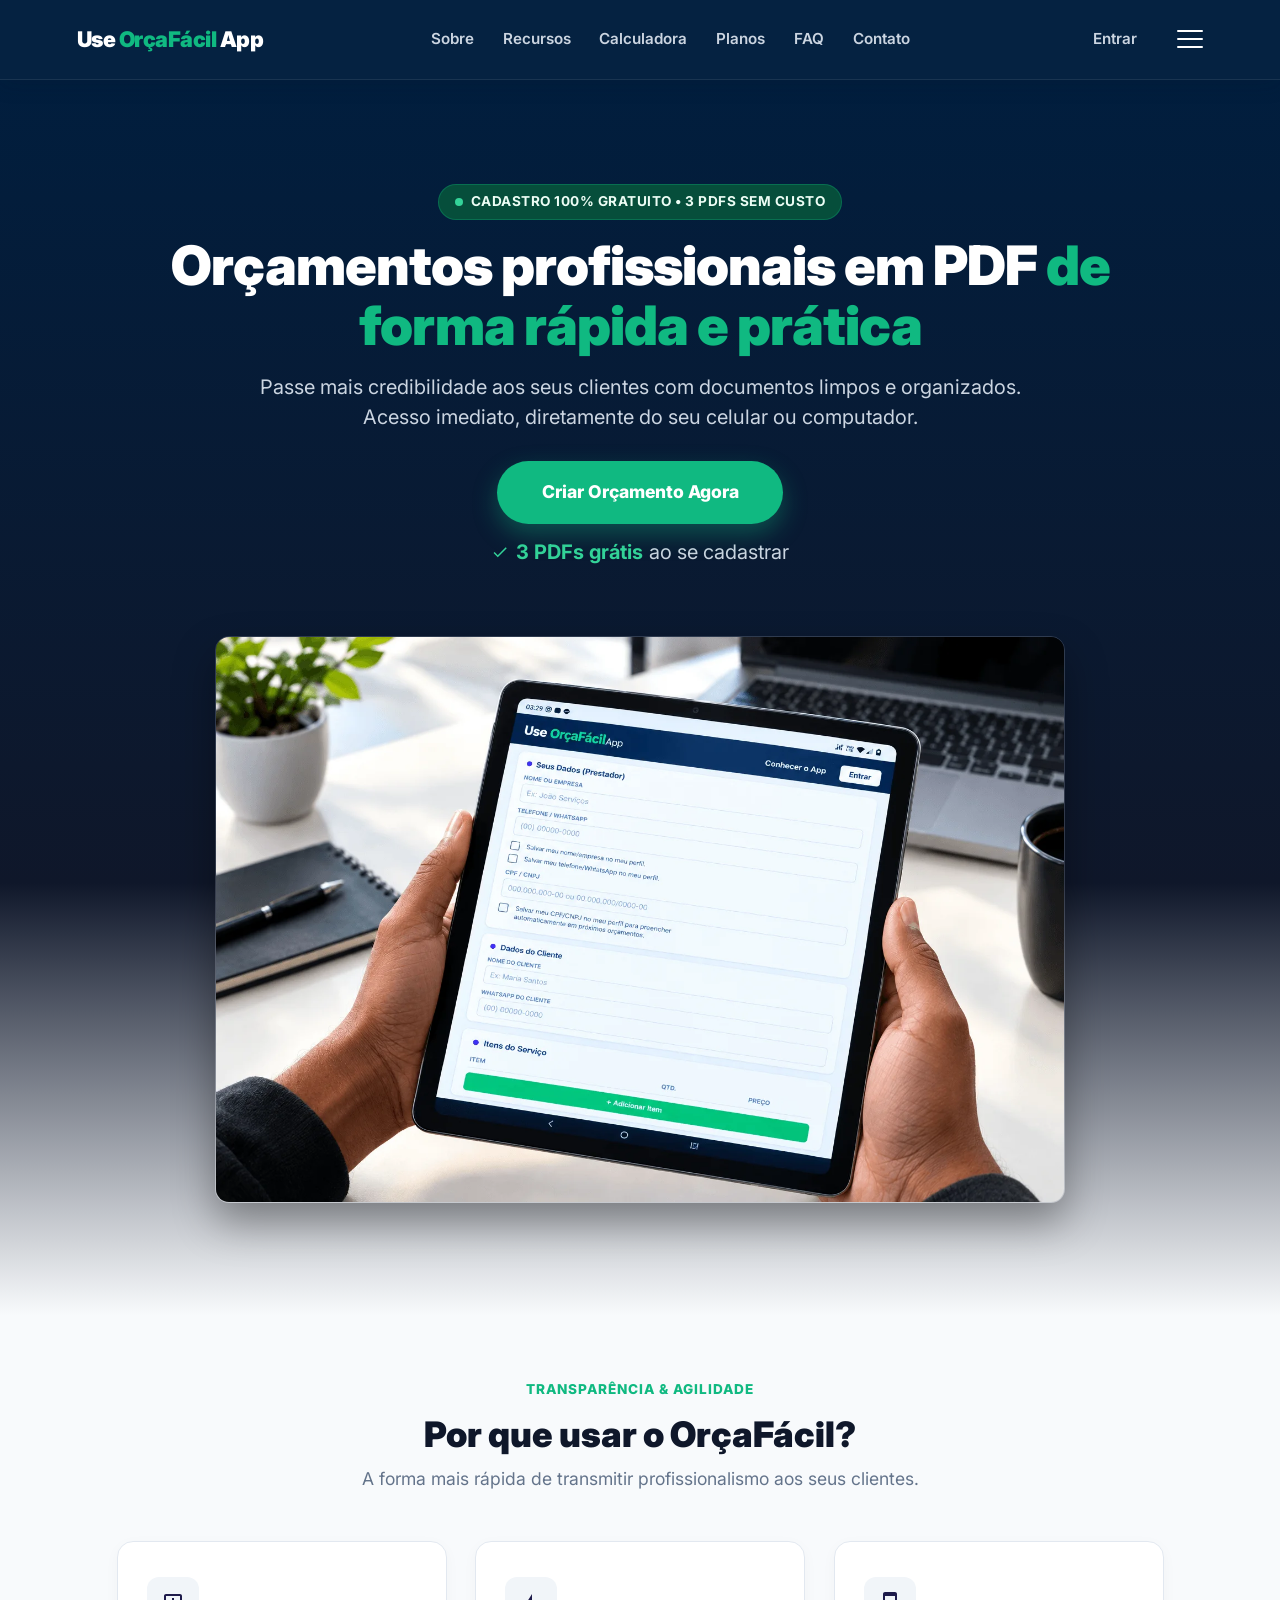
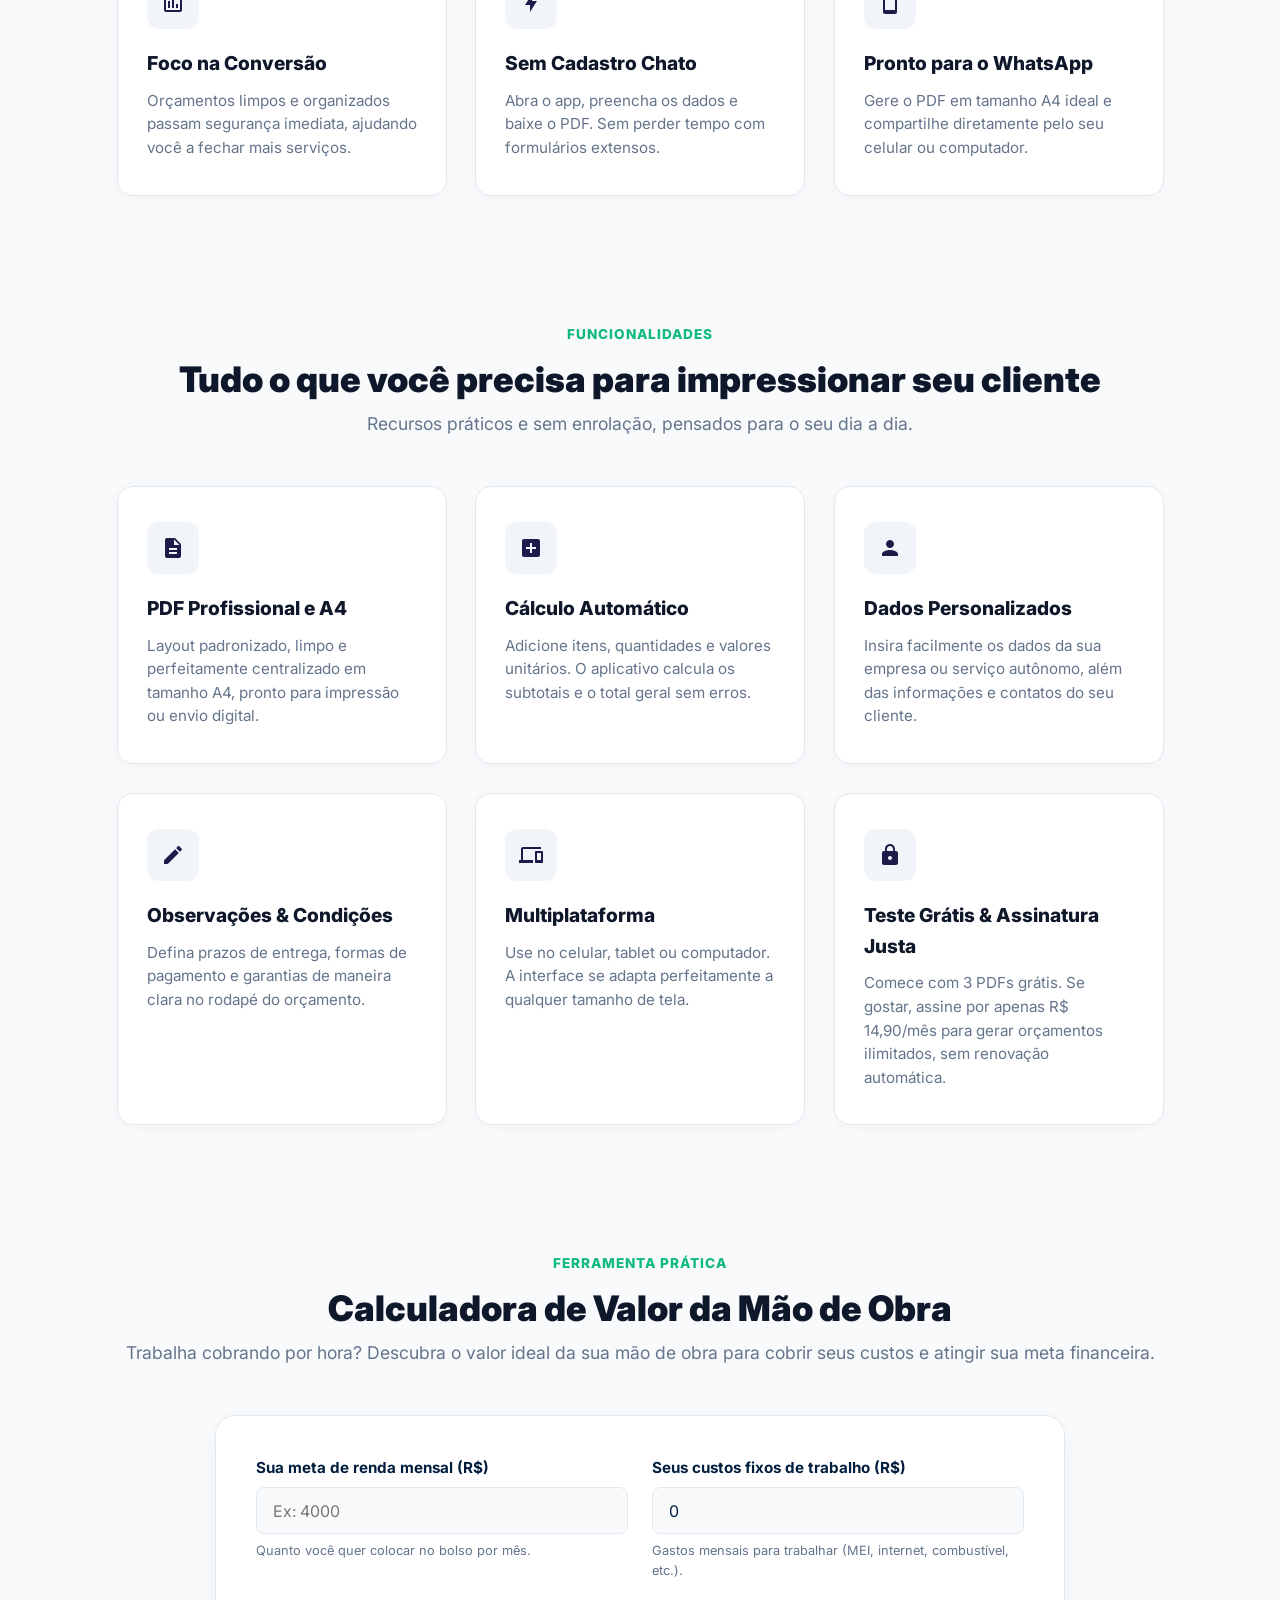
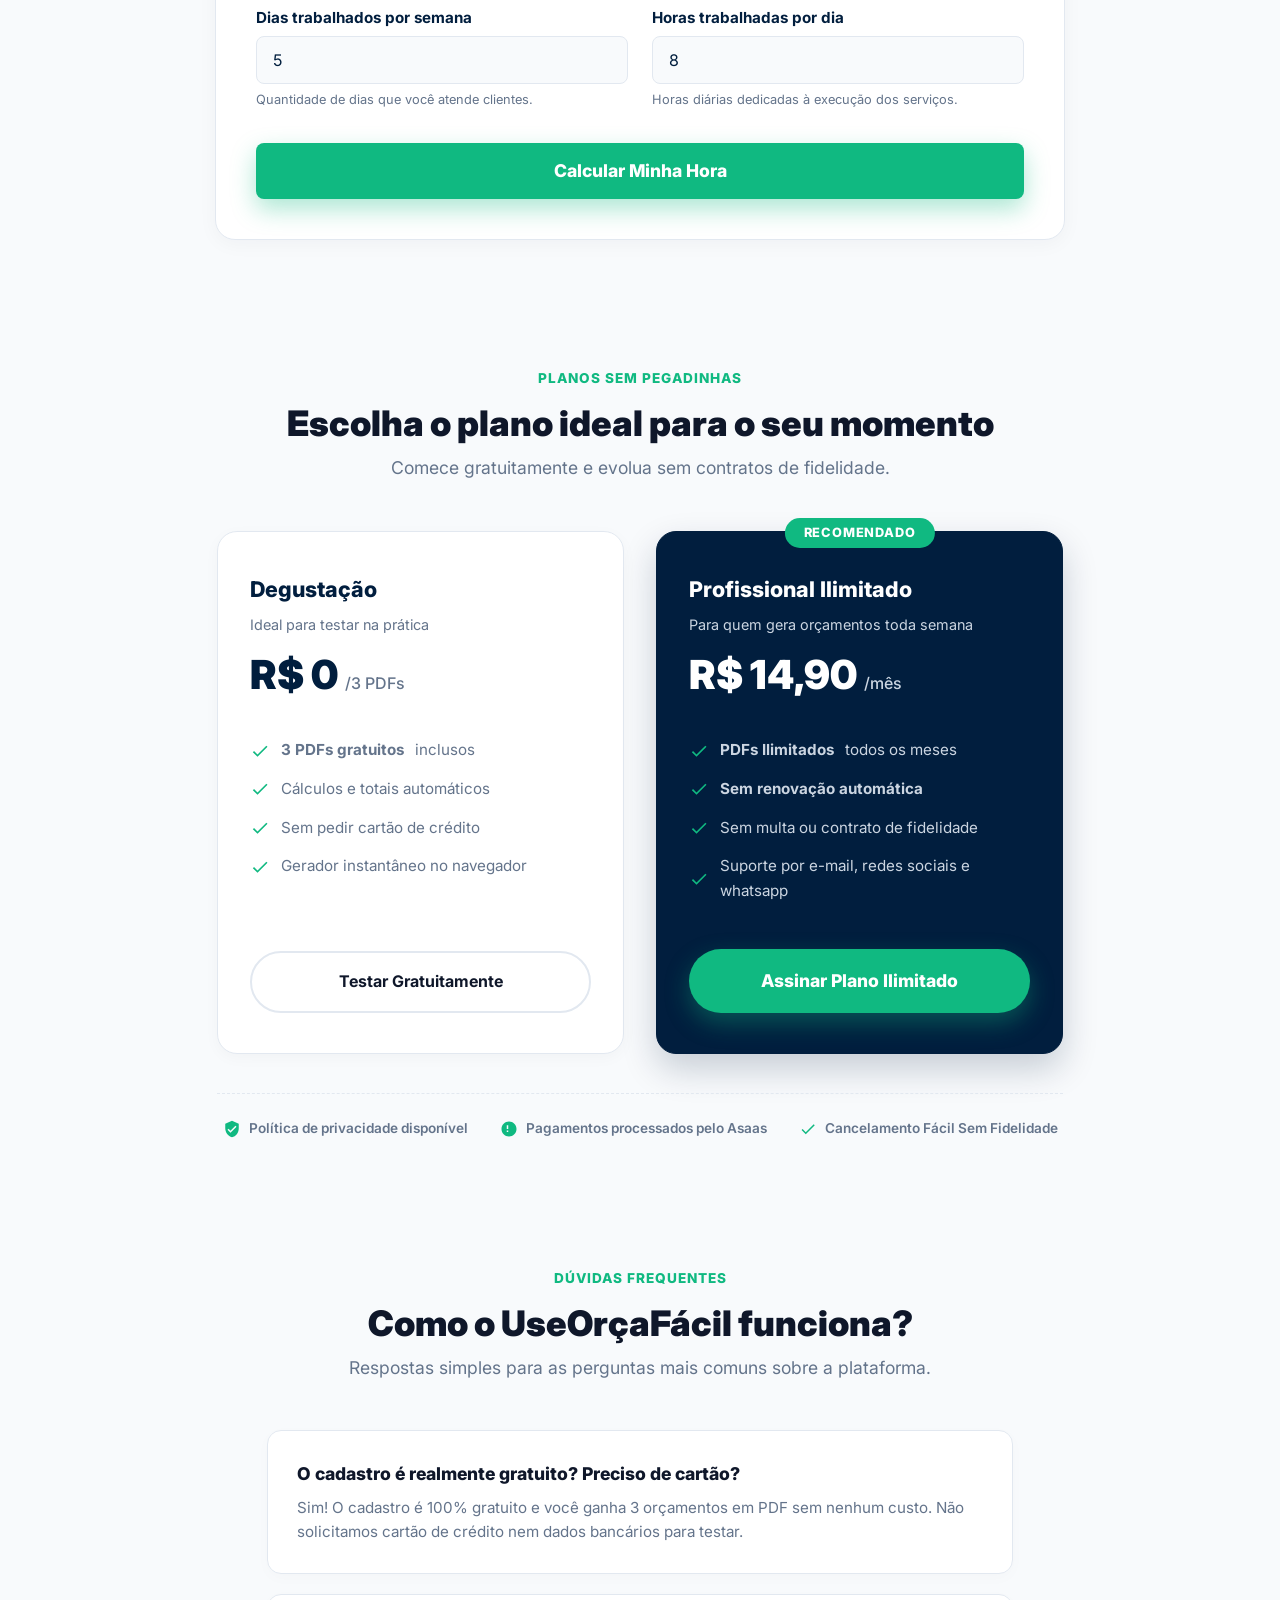
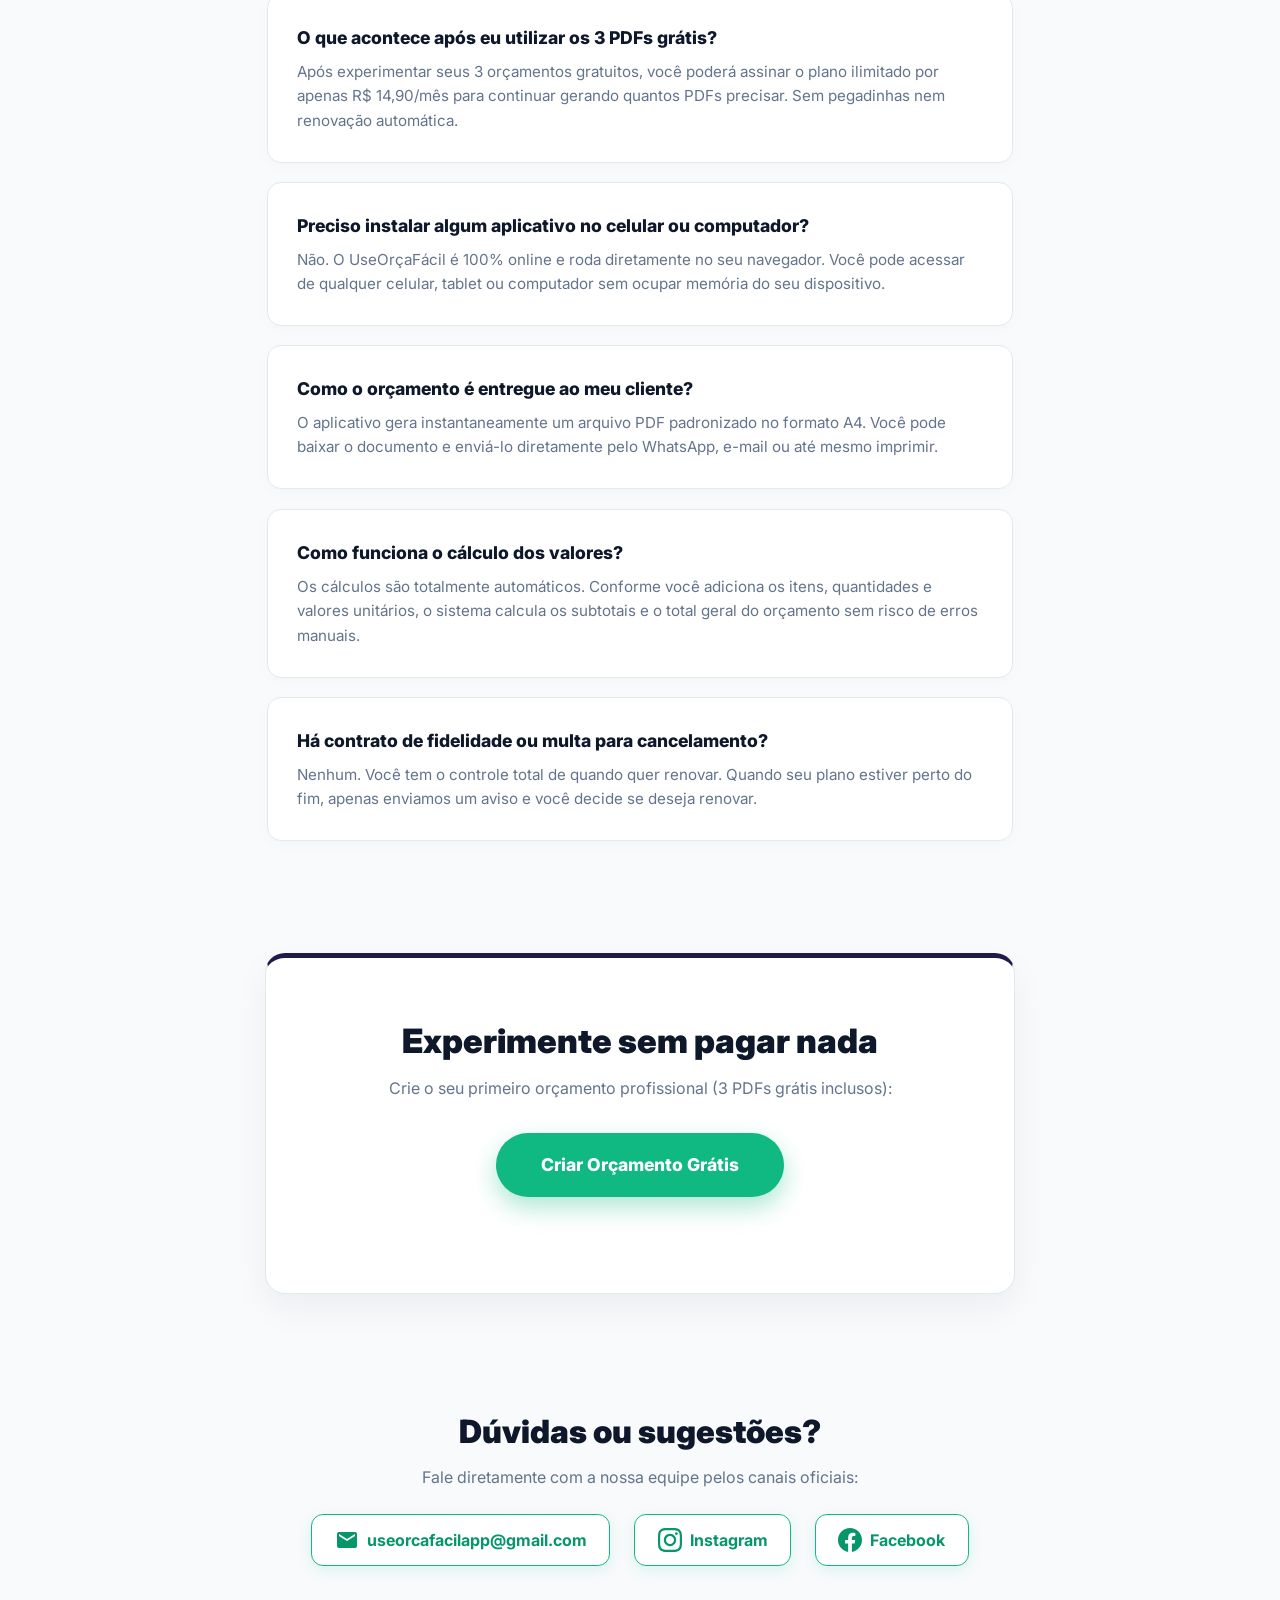
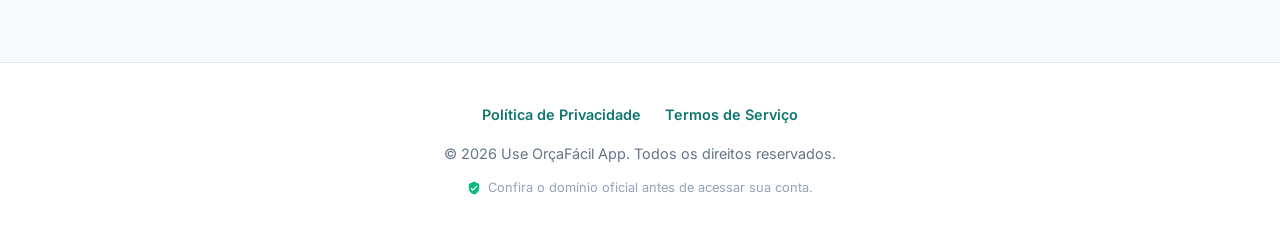
<file: index.html>
<!DOCTYPE html>
<html lang="pt-BR">

<head>
    <meta charset="UTF-8" />
    <meta name="viewport" content="width=device-width, initial-scale=1.0" />
    <meta name="theme-color" content="#011e3e" />
    <meta name="description"
        content="Gestão simples e rápida de orçamentos em PDF para prestadores de serviço e autônomos." />
    <link rel="manifest" href="site.webmanifest" />

    <link rel="preconnect" href="https://fonts.googleapis.com" />
    <link rel="preconnect" href="https://fonts.gstatic.com" crossorigin />
    <title>Use OrçaFácil App | Orçamentos profissionais com praticidade</title>

    <!-- Favicons -->
    <link rel="icon" href="icons/favicon.svg" type="image/svg+xml" />
    <link rel="icon" href="icons/favicon.ico" sizes="any" />
    <link rel="apple-touch-icon" href="icons/apple-touch-icon.png" />

    <!-- Fonte Inter -->
    <link href="https://fonts.googleapis.com/css2?family=Inter:wght@400;500;600;700;800;900&display=swap"
        rel="stylesheet" />

    <style>
        /* =====================================================
           GUIA DE ESTILO E PALETA OFICIAL - ORÇAFÁCIL APP
           ===================================================== */
        :root {
            --primary-dark: #011e3e;
            --primary-indigo: #1e1b4b;
            --accent-green: #10b981;
            --accent-green-hover: #059669;
            --bg-light: #f8fafc;
            --card-bg: #ffffff;
            --text-main: #011e3e;
            --text-muted: #64748b;
            --border-color: #e2e8f0;
        }

        * {
            margin: 0;
            padding: 0;
            box-sizing: border-box;
            font-family: 'Inter', -apple-system, BlinkMacSystemFont, sans-serif;
        }

        html {
            scroll-behavior: smooth;
        }

        body {
            background-color: var(--bg-light);
            color: var(--text-main);
            line-height: 1.6;
        }

        a {
            text-decoration: none;
            color: inherit;
        }

        :focus-visible {
            outline: 3px solid #34d399;
            outline-offset: 3px;
        }

        /* HEADER & NAVBAR */
        header {
            display: flex;
            justify-content: space-between;
            align-items: center;
            padding: 1.2rem 6%;
            background-color: rgba(1, 30, 62, 0.98);
            backdrop-filter: blur(12px);
            position: sticky;
            top: 0;
            z-index: 100;
            border-bottom: 1px solid rgba(255, 255, 255, 0.08);
            box-shadow: 0 4px 20px rgba(15, 23, 42, 0.15);
        }

        .logo {
            font-size: 1.35rem;
            font-weight: 900;
            color: #ffffff;
            letter-spacing: -0.5px;
            white-space: nowrap;
        }

        .logo span {
            color: var(--accent-green);
        }

        .desktop-nav {
            display: flex;
            align-items: center;
            gap: 1.8rem;
        }

        .desktop-nav a {
            color: #cbd5e1;
            font-weight: 600;
            font-size: 0.95rem;
            transition: color 0.2s;
        }

        .desktop-nav a:hover {
            color: #ffffff;
        }

        .header-actions {
            display: flex;
            align-items: center;
            gap: 1rem;
        }

        .btn-login {
            color: #cbd5e1;
            padding: 0.5rem 1rem;
            font-weight: 600;
            font-size: 0.95rem;
            transition: color 0.2s;
        }

        .btn-login:hover {
            color: #ffffff;
        }

        .menu-icon {
            display: flex;
            flex-direction: column;
            justify-content: space-between;
            width: 26px;
            height: 18px;
            cursor: pointer;
            margin-left: 0.5rem;
            background: none;
            border: 0;
            padding: 0;
        }

        .menu-icon span {
            display: block;
            height: 2px;
            width: 100%;
            background-color: #ffffff;
            border-radius: 2px;
            transition: background-color 0.2s;
        }

        .menu-icon:hover span {
            background-color: var(--accent-green);
        }

        /* DRAWER OVERLAY MOBILE */
        .nav-overlay {
            position: fixed;
            top: 0;
            right: -100%;
            width: 300px;
            height: 100%;
            background-color: #ffffff;
            box-shadow: -10px 0 30px rgba(15, 23, 42, 0.15);
            z-index: 200;
            transition: right 0.3s ease;
            padding: 2rem;
            display: flex;
            flex-direction: column;
        }

        .nav-overlay[hidden] {
            display: none;
        }

        .nav-overlay.active {
            right: 0;
        }

        .close-btn {
            align-self: flex-end;
            font-size: 1.8rem;
            cursor: pointer;
            color: var(--text-muted);
            background: none;
            border: none;
            margin-bottom: 2rem;
        }

        .menu-links {
            display: flex;
            flex-direction: column;
            gap: 1.5rem;
        }

        .menu-links a {
            font-size: 1.1rem;
            font-weight: 600;
            color: #1e293b;
            transition: color 0.2s;
        }

        .menu-links a:hover {
            color: var(--primary-indigo);
        }

        .menu-links a.highlight-link {
            color: var(--accent-green);
            font-weight: 800;
        }

        .backdrop {
            position: fixed;
            top: 0;
            left: 0;
            width: 100vw;
            height: 100vh;
            background: rgba(15, 23, 42, 0.5);
            backdrop-filter: blur(4px);
            display: none;
            z-index: 150;
        }

        .backdrop.active {
            display: block;
        }

        /* HERO SECTION CENTRALIZADA E RETANGULAR */
        .hero-wrapper {
            background: linear-gradient(180deg, #011e3e 0%, #0f172a 65%, #f8fafc 100%);
            padding: 2.5rem 1.5rem 3rem;
            color: #ffffff;
            text-align: center;
        }

        .hero {
            max-width: 1100px;
            margin: 0 auto;
            display: flex;
            flex-direction: column;
            align-items: center;
        }

        /* BADGE COM PONTO PULSANTE (STATUS DOT) */
        .hero-badge {
            display: inline-flex;
            align-items: center;
            gap: 0.5rem;
            background-color: #064e3b;
            border: 1px solid rgba(16, 185, 129, 0.3);
            color: #ecfdf5;
            font-size: 0.85rem;
            font-weight: 700;
            padding: 0.4rem 1rem;
            border-radius: 50px;
            margin-bottom: 1rem;
            text-transform: uppercase;
            letter-spacing: 0.5px;
        }

        .status-dot {
            width: 8px;
            height: 8px;
            background-color: #34d399;
            border-radius: 50%;
            box-shadow: 0 0 0 rgba(52, 211, 153, 0.4);
            animation: pulse 2s infinite;
        }

        @keyframes pulse {
            0% {
                box-shadow: 0 0 0 0 rgba(52, 211, 153, 0.7);
            }
            70% {
                box-shadow: 0 0 0 6px rgba(52, 211, 153, 0);
            }
            100% {
                box-shadow: 0 0 0 0 rgba(52, 211, 153, 0);
            }
        }

        .hero h1 {
            font-size: 3.4rem;
            font-weight: 900;
            margin-bottom: 1rem;
            line-height: 1.1;
            letter-spacing: -1px;
            max-width: 1050px;
        }

        .hero h1 span {
            color: var(--accent-green);
        }

        .hero p {
            font-size: 1.25rem;
            color: #cbd5e1;
            margin-bottom: 1.8rem;
            max-width: 780px;
            font-weight: 400;
            line-height: 1.5;
        }

        .cta-container {
            display: flex;
            flex-direction: column;
            align-items: center;
            gap: 0.8rem;
            margin-bottom: 2.5rem;
        }

        /* BOTÃO PRIMARY COM EFEITO GLOW PULSANTE */
        .btn-primary {
            background-color: var(--accent-green);
            color: #ffffff;
            padding: 1.1rem 2.8rem;
            font-size: 1.1rem;
            font-weight: 800;
            border-radius: 50px;
            border: none;
            cursor: pointer;
            transition: transform 0.2s, background-color 0.2s, box-shadow 0.2s;
            box-shadow: 0 10px 25px rgba(16, 185, 129, 0.35);
            display: inline-block;
            position: relative;
        }

        .btn-glow {
            animation: btnPulseGlow 3s infinite;
        }

        @keyframes btnPulseGlow {
            0% {
                box-shadow: 0 10px 25px rgba(16, 185, 129, 0.35);
            }
            50% {
                box-shadow: 0 12px 32px rgba(16, 185, 129, 0.65);
            }
            100% {
                box-shadow: 0 10px 25px rgba(16, 185, 129, 0.35);
            }
        }

        .btn-primary:hover {
            transform: translateY(-2px);
            background-color: var(--accent-green-hover);
            box-shadow: 0 14px 30px rgba(16, 185, 129, 0.55);
        }

        /* SUBTEXTO COM ÍCONE CHECK SVG */
        .cta-subtext {
            font-size: 0.9rem;
            color: #94a3b8;
            font-weight: 500;
            display: inline-flex;
            align-items: center;
            gap: 0.4rem;
        }

        .subtext-icon {
            width: 18px;
            height: 18px;
            fill: #34d399;
            flex-shrink: 0;
        }

        .cta-subtext span {
            color: #34d399;
            font-weight: 700;
        }

        /* MOCKUP HERO CENTRALIZADO ABAIXO DO BOTÃO */
        .hero-media {
            width: 100%;
            display: flex;
            justify-content: center;
        }

        .hero-img {
            width: 100%;
            max-width: 850px;
            height: auto;
            border-radius: 14px;
            border: 1px solid rgba(255, 255, 255, 0.15);
            box-shadow: 0 20px 40px rgba(0, 0, 0, 0.35);
        }

        /* ESTRUTURA DE SEÇÕES */
        section {
            padding: 4rem 6%;
            max-width: 1200px;
            margin: 0 auto;
        }

        .section-header {
            text-align: center;
            margin-bottom: 3rem;
        }

        .section-tag {
            color: var(--accent-green);
            font-weight: 800;
            font-size: 0.85rem;
            text-transform: uppercase;
            letter-spacing: 1px;
            display: block;
            margin-bottom: 0.3rem;
        }

        .section-header h2 {
            font-size: 2.2rem;
            color: #0f172a;
            font-weight: 900;
        }

        .section-header p {
            color: var(--text-muted);
            font-size: 1.1rem;
            margin-top: 0.2rem;
        }

        /* CARDS LIMPOS */
        .grid-cards {
            display: grid;
            grid-template-columns: repeat(auto-fit, minmax(280px, 1fr));
            gap: 1.8rem;
        }

        .clean-card {
            background-color: var(--card-bg);
            padding: 2.2rem 1.8rem;
            border-radius: 16px;
            border: 1px solid var(--border-color);
            box-shadow: 0 4px 15px rgba(15, 23, 42, 0.03);
            transition: transform 0.25s ease, box-shadow 0.25s ease, border-color 0.25s ease;
            display: flex;
            flex-direction: column;
            align-items: flex-start;
        }

        .clean-card:hover {
            transform: translateY(-5px);
            border-color: var(--accent-green);
            box-shadow: 0 12px 30px rgba(30, 27, 75, 0.08);
        }

        .card-icon-svg {
            width: 52px;
            height: 52px;
            background-color: #f1f5f9;
            color: var(--primary-indigo);
            border-radius: 12px;
            display: flex;
            align-items: center;
            justify-content: center;
            margin-bottom: 1.2rem;
        }

        .card-icon-svg svg {
            width: 24px;
            height: 24px;
            fill: currentColor;
        }

        .clean-card h3 {
            font-size: 1.2rem;
            color: #0f172a;
            font-weight: 800;
            margin-bottom: 0.6rem;
        }

        .clean-card p {
            color: var(--text-muted);
            font-size: 0.95rem;
            line-height: 1.55;
        }

        /* ESTILOS DA CALCULADORA */
        .calculator-container {
            background-color: var(--card-bg);
            border: 1px solid var(--border-color);
            border-radius: 20px;
            padding: 2.5rem;
            box-shadow: 0 4px 20px rgba(15, 23, 42, 0.04);
            max-width: 850px;
            margin: 0 auto;
        }

        .calc-grid {
            display: grid;
            grid-template-columns: repeat(auto-fit, minmax(250px, 1fr));
            gap: 1.5rem;
            margin-bottom: 2rem;
        }

        .input-group {
            display: flex;
            flex-direction: column;
            gap: 0.4rem;
        }

        .input-group label {
            font-size: 0.95rem;
            font-weight: 700;
            color: var(--text-main);
        }

        .input-group input {
            padding: 0.8rem 1rem;
            border: 1px solid var(--border-color);
            border-radius: 8px;
            font-size: 1rem;
            background-color: var(--bg-light);
            color: var(--text-main);
            transition: border-color 0.2s, outline 0.2s;
        }

        .input-group input:focus {
            outline: none;
            border-color: var(--accent-green);
            background-color: #ffffff;
        }

        .input-group small {
            font-size: 0.8rem;
            color: var(--text-muted);
        }

        .calc-btn {
            width: 100%;
            text-align: center;
            border-radius: 8px;
        }

        .calc-result-box {
            margin-top: 2rem;
            padding-top: 2rem;
            border-top: 1px solid var(--border-color);
            text-align: center;
            animation: fadeIn 0.3s ease-in-out;
        }

        .calc-result-box[hidden] {
            display: none;
        }

        .result-header span {
            font-size: 0.85rem;
            font-weight: 800;
            color: var(--text-muted);
            text-transform: uppercase;
            letter-spacing: 0.5px;
        }

        .result-price {
            font-size: 2.8rem;
            font-weight: 900;
            color: var(--accent-green-hover);
            margin: 0.5rem 0;
        }

        .result-price span {
            font-size: 1.1rem;
            color: var(--text-muted);
            font-weight: 500;
        }

        .result-description {
            color: var(--text-muted);
            font-size: 0.95rem;
            max-width: 550px;
            margin: 0 auto 1.2rem;
            line-height: 1.5;
        }

        .result-note {
            background-color: rgba(16, 185, 129, 0.08);
            border: 1px solid var(--accent-green);
            color: var(--text-main);
            padding: 1rem 1.2rem;
            border-radius: 10px;
            font-size: 0.9rem;
            max-width: 600px;
            margin: 0 auto 1.5rem;
            text-align: left;
            line-height: 1.5;
        }

        .result-cta {
            background-color: var(--bg-light);
            padding: 1.5rem;
            border-radius: 12px;
            border: 1px solid var(--border-color);
            display: inline-block;
            width: 100%;
            max-width: 550px;
        }

        .result-cta p {
            font-weight: 700;
            font-size: 0.95rem;
            color: var(--text-main);
            margin-bottom: 1rem;
        }

        @keyframes fadeIn {
            from {
                opacity: 0;
                transform: translateY(10px);
            }
            to {
                opacity: 1;
                transform: translateY(0);
            }
        }

        /* SEÇÃO PLANOS E PREÇOS */
        .pricing-section {
            padding: 4rem 6%;
            max-width: 1000px;
            margin: 0 auto;
        }

        .pricing-grid {
            display: grid;
            grid-template-columns: repeat(auto-fit, minmax(300px, 1fr));
            gap: 2rem;
            align-items: stretch;
            margin-top: 2rem;
        }

        .pricing-card {
            background-color: var(--card-bg);
            border: 1px solid var(--border-color);
            border-radius: 20px;
            padding: 2.5rem 2rem;
            display: flex;
            flex-direction: column;
            position: relative;
            box-shadow: 0 4px 15px rgba(15, 23, 42, 0.03);
        }

        .pricing-card.featured {
            background-color: var(--primary-dark);
            color: #ffffff;
            border-color: var(--primary-dark);
            box-shadow: 0 15px 35px rgba(1, 30, 62, 0.2);
        }

        .pricing-badge {
            position: absolute;
            top: -14px;
            left: 50%;
            transform: translateX(-50%);
            background-color: var(--accent-green);
            color: #ffffff;
            font-size: 0.8rem;
            font-weight: 800;
            padding: 0.3rem 1.2rem;
            border-radius: 50px;
            text-transform: uppercase;
            letter-spacing: 0.8px;
        }

        .pricing-card h3 {
            font-size: 1.35rem;
            font-weight: 800;
            margin-bottom: 0.4rem;
        }

        .pricing-card .price {
            font-size: 2.5rem;
            font-weight: 900;
            margin: 1.2rem 0;
            line-height: 1;
        }

        .pricing-card .price span {
            font-size: 1rem;
            font-weight: 500;
            color: var(--text-muted);
        }

        .pricing-card.featured .price span {
            color: #cbd5e1;
        }

        .pricing-features {
            list-style: none;
            margin: 1.5rem 0 2rem;
            flex-grow: 1;
        }

        .pricing-features li {
            font-size: 0.95rem;
            margin-bottom: 0.9rem;
            display: flex;
            align-items: center;
            gap: 0.7rem;
            color: var(--text-muted);
        }

        .pricing-card.featured .pricing-features li {
            color: #cbd5e1;
        }

        .pricing-features li svg {
            width: 20px;
            height: 20px;
            fill: var(--accent-green);
            flex-shrink: 0;
        }

        .btn-outline {
            background-color: transparent;
            border: 2px solid var(--border-color);
            color: #0f172a;
            padding: 1rem 1.5rem;
            border-radius: 50px;
            font-weight: 700;
            text-align: center;
            transition: border-color 0.2s, background-color 0.2s;
            display: block;
        }

        .btn-outline:hover {
            border-color: var(--accent-green);
            background-color: rgba(16, 185, 129, 0.05);
        }

        /* FAIXA DE SEGURANÇA E GARANTIA NOS PLANOS */
        .pricing-security {
            display: flex;
            justify-content: center;
            align-items: center;
            gap: 2rem;
            flex-wrap: wrap;
            margin-top: 2.5rem;
            padding-top: 1.5rem;
            border-top: 1px dashed var(--border-color);
        }

        .security-badge-item {
            display: flex;
            align-items: center;
            gap: 0.5rem;
            font-size: 0.85rem;
            color: var(--text-muted);
            font-weight: 600;
        }

        .security-badge-item svg {
            width: 18px;
            height: 18px;
            fill: var(--accent-green);
        }

        /* SEÇÃO FAQ */
        .faq-section {
            padding: 4rem 6%;
            max-width: 900px;
            margin: 0 auto;
        }

        .faq-grid {
            display: flex;
            flex-direction: column;
            gap: 1.2rem;
            margin-top: 2rem;
        }

        .faq-item {
            background-color: var(--card-bg);
            padding: 1.8rem;
            border-radius: 14px;
            border: 1px solid var(--border-color);
            box-shadow: 0 4px 15px rgba(15, 23, 42, 0.02);
        }

        .faq-item h3 {
            font-size: 1.1rem;
            color: #0f172a;
            font-weight: 800;
            margin-bottom: 0.5rem;
        }

        .faq-item p {
            color: var(--text-muted);
            font-size: 0.95rem;
            line-height: 1.6;
        }

        /* CHAMADA FINAL */
        .quote-section {
            background-color: var(--card-bg);
            padding: 3.5rem 6%;
            margin: 3rem auto;
            max-width: 750px;
            border-radius: 20px;
            border: 1px solid var(--border-color);
            border-top: 5px solid var(--primary-indigo);
            box-shadow: 0 15px 35px rgba(15, 23, 42, 0.05);
            text-align: center;
        }

        .quote-section h2 {
            font-size: 2.1rem;
            color: #0f172a;
            margin-bottom: 0.5rem;
            font-weight: 900;
        }

        .quote-section p {
            color: var(--text-muted);
            margin-bottom: 2rem;
        }

        /* CONTATO & SOCIAIS */
        .contact {
            padding: 4rem 6% 2rem;
            text-align: center;
        }

        .contact h2 {
            font-size: 2rem;
            color: #0f172a;
            margin-bottom: 0.5rem;
            font-weight: 900;
        }

        .contact p {
            color: var(--text-muted);
            margin-bottom: 1.5rem;
        }

        .contact-boxes {
            display: flex;
            justify-content: center;
            align-items: center;
            gap: 1.5rem;
            flex-wrap: wrap;
            margin-top: 1.5rem;
        }

        .contact-box {
            display: inline-flex;
            align-items: center;
            justify-content: center;
            gap: 0.5rem;
            background-color: var(--card-bg);
            padding: 0.8rem 1.4rem;
            border-radius: 12px;
            border: 1px solid var(--accent-green);
            color: var(--accent-green-hover);
            font-weight: 700;
            font-size: 1rem;
            line-height: 1;
            box-shadow: 0 4px 14px rgba(16, 185, 129, 0.12);
            transition: transform 0.2s, box-shadow 0.2s;
        }

        .contact-box:hover {
            transform: translateY(-2px);
            box-shadow: 0 6px 18px rgba(16, 185, 129, 0.2);
        }

        .contact-icon {
            width: 24px;
            height: 24px;
            min-width: 24px;
            min-height: 24px;
            fill: currentColor;
            flex-shrink: 0;
            display: block;
        }

        /* FOOTER */
        footer {
            text-align: center;
            padding: 2.5rem;
            color: var(--text-muted);
            font-size: 0.9rem;
            background-color: var(--card-bg);
            margin-top: 4rem;
            border-top: 1px solid var(--border-color);
        }

        .footer-links {
            display: flex;
            justify-content: center;
            flex-wrap: wrap;
            gap: 0.75rem 1.5rem;
            margin-bottom: 1rem;
        }

        .footer-links a {
            color: #0f766e;
            font-weight: 600;
        }

        .footer-links a:hover {
            text-decoration: underline;
        }

        .footer-security {
            display: flex;
            justify-content: center;
            align-items: center;
            gap: 0.4rem;
            font-size: 0.8rem;
            color: #94a3b8;
            margin-top: 0.8rem;
        }

        .footer-security svg {
            width: 14px;
            height: 14px;
            fill: var(--accent-green);
        }

        /* ANIMAÇÕES DE SCROLL (FADE-IN REVEAL) */
        .reveal {
            opacity: 0;
            transform: translateY(20px);
            transition: opacity 0.6s cubic-bezier(0.16, 1, 0.3, 1), transform 0.6s cubic-bezier(0.16, 1, 0.3, 1);
            will-change: opacity, transform;
        }

        .reveal.active {
            opacity: 1;
            transform: translateY(0);
        }

        @media (max-width: 900px) {
            .desktop-nav {
                display: none;
            }
        }

        @media (max-width: 768px) {
            .hero h1 {
                font-size: 2.3rem;
            }

            .logo {
                font-size: 1.2rem;
            }

            .btn-login {
                display: none;
            }

            .pricing-security {
                gap: 1rem;
                flex-direction: column;
            }
        }

        @media (prefers-reduced-motion: reduce) {
            html {
                scroll-behavior: auto;
            }

            *,
            *::before,
            *::after {
                transition-duration: 0.01ms !important;
                animation-duration: 0.01ms !important;
            }

            .btn-glow {
                animation: none;
            }

            .reveal {
                opacity: 1;
                transform: none;
            }
        }
    </style>
</head>

<body id="inicio">
    <!-- DRAWER OVERLAY MOBILE -->
    <div class="backdrop" id="backdrop"></div>
    <aside class="nav-overlay" id="navOverlay" aria-hidden="true" inert hidden>
        <button class="close-btn" type="button" aria-label="Fechar menu">&times;</button>
        <nav class="menu-links" aria-label="Navegação principal">
            <a href="#inicio">Página Inicial</a>
            <a href="#sobre">Sobre o App</a>
            <a href="#recursos">Recursos</a>
            <a href="#calculadora">Calculadora</a>
            <a href="#planos">Planos</a>
            <a href="#faq">Perguntas Frequentes</a>
            <a href="#contato">Contato</a>
            <a href="https://app.useorcafacilapp.com.br" class="highlight-link">Criar Orçamento</a>
        </nav>
    </aside>

    <!-- NAVBAR -->
    <header>
        <div class="logo">Use <span>OrçaFácil</span> App</div>

        <!-- NAVEGAÇÃO DESKTOP -->
        <nav class="desktop-nav" aria-label="Navegação principal">
            <a href="#sobre">Sobre</a>
            <a href="#recursos">Recursos</a>
            <a href="#calculadora">Calculadora</a>
            <a href="#planos">Planos</a>
            <a href="#faq">FAQ</a>
            <a href="#contato">Contato</a>
        </nav>

        <div class="header-actions">
            <a href="https://app.useorcafacilapp.com.br" class="btn-login">Entrar</a>
            <button class="menu-icon" type="button" title="Abrir menu" aria-label="Abrir menu"
                aria-controls="navOverlay" aria-expanded="false">
                <span></span>
                <span></span>
                <span></span>
            </button>
        </div>
    </header>

    <!-- HERO SECTION CENTRALIZADA E RETANGULAR -->
    <div class="hero-wrapper">
        <section class="hero">
            <div class="hero-badge">
                <span class="status-dot"></span>
                Cadastro 100% Gratuito • 3 PDFs sem Custo
            </div>
            <h1>Orçamentos profissionais em PDF <span>de forma rápida e prática</span></h1>
            <p>Passe mais credibilidade aos seus clientes com documentos limpos e organizados. Acesso imediato,
                diretamente do seu celular ou computador.</p>
            <div class="cta-container">
                <a href="https://app.useorcafacilapp.com.br" class="btn-primary btn-glow">Criar Orçamento Agora</a>
                <p class="cta-subtext">
                    <svg class="subtext-icon" viewBox="0 0 24 24">
                        <path d="M9 16.17L4.83 12l-1.42 1.41L9 19 21 7l-1.41-1.41z" />
                    </svg>
                    <span>3 PDFs grátis</span> ao se cadastrar
                </p>
            </div>

            <!-- MOCKUP NO HERO -->
            <div class="hero-media">
                <img
                    src="mockup/hero-mockup-1.webp"
                    alt="Mockup do Use OrçaFácil App gerando orçamento em PDF"
                    width="1200"
                    height="800"
                    fetchpriority="high"
                    class="hero-img"
                />
            </div>
        </section>
    </div>

    <!-- SEÇÃO SOBRE O APP -->
    <section id="sobre">
        <div class="section-header reveal">
            <span class="section-tag">Transparência & Agilidade</span>
            <h2>Por que usar o OrçaFácil?</h2>
            <p>A forma mais rápida de transmitir profissionalismo aos seus clientes.</p>
        </div>

        <div class="grid-cards">
            <div class="clean-card reveal">
                <div class="card-icon-svg">
                    <svg viewBox="0 0 24 24">
                        <path
                            d="M19 3H5c-1.1 0-2 .9-2 2v14c0 1.1.9 2 2 2h14c1.1 0 2-.9 2-2V5c0-1.1-.9-2-2-2zm0 16H5V5h14v14zM7 10h2v7H7zm4-3h2v10h-2zm4 6h2v4h-2z" />
                    </svg>
                </div>
                <h3>Foco na Conversão</h3>
                <p>Orçamentos limpos e organizados passam segurança imediata, ajudando você a fechar mais serviços.</p>
            </div>

            <div class="clean-card reveal">
                <div class="card-icon-svg">
                    <svg viewBox="0 0 24 24">
                        <path d="M13 3L6 14h5v7l7-11h-5z" />
                    </svg>
                </div>
                <h3>Sem Cadastro Chato</h3>
                <p>Abra o app, preencha os dados e baixe o PDF. Sem perder tempo com formulários extensos.</p>
            </div>

            <div class="clean-card reveal">
                <div class="card-icon-svg">
                    <svg viewBox="0 0 24 24">
                        <path
                            d="M17 1.01L7 1c-1.1 0-2 .9-2 2v18c0 1.1.9 2 2 2h10c1.1 0 2-.9 2-2V3c0-1.1-.9-1.99-2-1.99zM17 19H7V5h10v14z" />
                    </svg>
                </div>
                <h3>Pronto para o WhatsApp</h3>
                <p>Gere o PDF em tamanho A4 ideal e compartilhe diretamente pelo seu celular ou computador.</p>
            </div>
        </div>
    </section>

    <!-- SEÇÃO RECURSOS -->
    <section id="recursos">
        <div class="section-header reveal">
            <span class="section-tag">Funcionalidades</span>
            <h2>Tudo o que você precisa para impressionar seu cliente</h2>
            <p>Recursos práticos e sem enrolação, pensados para o seu dia a dia.</p>
        </div>

        <div class="grid-cards">
            <div class="clean-card reveal">
                <div class="card-icon-svg">
                    <svg viewBox="0 0 24 24">
                        <path
                            d="M14 2H6c-1.1 0-1.99.9-1.99 2L4 20c0 1.1.89 2 1.99 2H18c1.1 0 2-.9 2-2V8l-6-6zm2 16H8v-2h8v2zm0-4H8v-2h8v2zm-3-5V3.5L18.5 9H13z" />
                    </svg>
                </div>
                <h3>PDF Profissional e A4</h3>
                <p>Layout padronizado, limpo e perfeitamente centralizado em tamanho A4, pronto para impressão ou envio
                    digital.</p>
            </div>

            <div class="clean-card reveal">
                <div class="card-icon-svg">
                    <svg viewBox="0 0 24 24">
                        <path
                            d="M19 3H5c-1.1 0-2 .9-2 2v14c0 1.1.9 2 2 2h14c1.1 0 2-.9 2-2V5c0-1.1-.9-2-2-2zm-2 10h-4v4h-2v-4H7v-2h4V7h2v4h4v2z" />
                    </svg>
                </div>
                <h3>Cálculo Automático</h3>
                <p>Adicione itens, quantidades e valores unitários. O aplicativo calcula os subtotais e o total geral
                    sem erros.</p>
            </div>

            <div class="clean-card reveal">
                <div class="card-icon-svg">
                    <svg viewBox="0 0 24 24">
                        <path
                            d="M12 12c2.21 0 4-1.79 4-4s-1.79-4-4-4-4 1.79-4 4 1.79 4 4 4zm0 2c-2.67 0-8 1.34-8 4v2h16v-2c0-2.66-5.33-4-8-4z" />
                    </svg>
                </div>
                <h3>Dados Personalizados</h3>
                <p>Insira facilmente os dados da sua empresa ou serviço autônomo, além das informações e contatos do seu
                    cliente.</p>
            </div>

            <div class="clean-card reveal">
                <div class="card-icon-svg">
                    <svg viewBox="0 0 24 24">
                        <path
                            d="M3 17.25V21h3.75L17.81 9.94l-3.75-3.75L3 17.25zM20.71 7.04c.39-.39.39-1.02 0-1.41l-2.34-2.34c-.39-.39-1.02-.39-1.41 0l-1.83 1.83 3.75 3.75 1.83-1.83z" />
                    </svg>
                </div>
                <h3>Observações & Condições</h3>
                <p>Defina prazos de entrega, formas de pagamento e garantias de maneira clara no rodapé do orçamento.</p>
            </div>

            <div class="clean-card reveal">
                <div class="card-icon-svg">
                    <svg viewBox="0 0 24 24">
                        <path
                            d="M4 6h18V4H4c-1.1 0-2 .9-2 2v11H0v3h14v-3H4V6zm19 2h-6c-.55 0-1 .45-1 1v10c0 .55.45 1 1 1h6c.55 0 1-.45 1-1V9c0-.55-.45-1-1-1zm-1 9h-4v-7h4v7z" />
                    </svg>
                </div>
                <h3>Multiplataforma</h3>
                <p>Use no celular, tablet ou computador. A interface se adapta perfeitamente a qualquer tamanho de tela.</p>
            </div>

            <div class="clean-card reveal">
                <div class="card-icon-svg">
                    <svg viewBox="0 0 24 24">
                        <path
                            d="M18 8h-1V6c0-2.76-2.24-5-5-5S7 3.24 7 6v2H6c-1.1 0-2 .9-2 2v10c0 1.1.9 2 2 2h12c1.1 0 2-.9 2-2V10c0-1.1-.9-2-2-2zm-6 9c-1.1 0-2-.9-2-2s.9-2 2-2 2 .9 2 2-.9 2-2 2zm3.1-9H8.9V6c0-1.71 1.39-3.1 3.1-3.1 1.71 0 3.1 1.39 3.1 3.1v2z" />
                    </svg>
                </div>
                <h3>Teste Grátis & Assinatura Justa</h3>
                <p>Comece com 3 PDFs grátis. Se gostar, assine por apenas R$ 14,90/mês para gerar orçamentos ilimitados,
                    sem renovação automática.</p>
            </div>
        </div>
    </section>

    <!-- SEÇÃO CALCULADORA DE MÃO DE OBRA -->
    <section id="calculadora">
        <div class="section-header reveal">
            <span class="section-tag">Ferramenta Prática</span>
            <h2>Calculadora de Valor da Mão de Obra</h2>
            <p>Trabalha cobrando por hora? Descubra o valor ideal da sua mão de obra para cobrir seus custos e atingir sua meta financeira.</p>
        </div>

        <div class="calculator-container reveal">
            <form id="calcForm">
                <div class="calc-grid">
                    <div class="input-group">
                        <label for="rendaDesejada">Sua meta de renda mensal (R$)</label>
                        <input type="number" id="rendaDesejada" placeholder="Ex: 4000" min="1" step="0.01" required />
                        <small>Quanto você quer colocar no bolso por mês.</small>
                    </div>

                    <div class="input-group">
                        <label for="custosFixos">Seus custos fixos de trabalho (R$)</label>
                        <input type="number" id="custosFixos" placeholder="Ex: 500" min="0" step="0.01" value="0" />
                        <small>Gastos mensais para trabalhar (MEI, internet, combustível, etc.).</small>
                    </div>

                    <div class="input-group">
                        <label for="diasTrabalhados">Dias trabalhados por semana</label>
                        <input type="number" id="diasTrabalhados" placeholder="Ex: 5" min="1" max="7" value="5" required />
                        <small>Quantidade de dias que você atende clientes.</small>
                    </div>

                    <div class="input-group">
                        <label for="horasPorDia">Horas trabalhadas por dia</label>
                        <input type="number" id="horasPorDia" placeholder="Ex: 8" min="1" max="16" value="8" required />
                        <small>Horas diárias dedicadas à execução dos serviços.</small>
                    </div>
                </div>

                <button type="submit" class="btn-primary calc-btn">Calcular Minha Hora</button>
            </form>

            <!-- RESULTADO DO CÁLCULO -->
            <div class="calc-result-box" id="calcResultBox" aria-live="polite" aria-atomic="true" hidden>
                <div class="result-header">
                    <span>Valor Base da Sua Mão de Obra</span>
                    <div class="result-price" id="valorHoraResultado">
                        <span id="valorHoraValor">R$ 0,00</span>
                        <span>/ hora de mão de obra</span>
                    </div>
                </div>

                <p class="result-description" id="resumoCalculo">
                    Esta é uma estimativa inicial, considerando a renda desejada e os custos fixos informados.
                </p>

                <div class="result-note">
                    💡 <strong>Importante:</strong> Esta estimativa não inclui impostos, materiais, deslocamentos ou períodos sem serviço. Considere esses valores ao definir seu preço final.
                </div>

                <div class="result-cta">
                    <p>Pronto para montar um orçamento completo?</p>
                    <a href="https://app.useorcafacilapp.com.br" class="btn-primary">Criar Orçamento Agora</a>
                </div>
            </div>
        </div>
    </section>

    <!-- SEÇÃO PLANOS E PREÇOS -->
    <section class="pricing-section" id="planos">
        <div class="section-header reveal">
            <span class="section-tag">Planos sem Pegadinhas</span>
            <h2>Escolha o plano ideal para o seu momento</h2>
            <p>Comece gratuitamente e evolua sem contratos de fidelidade.</p>
        </div>

        <div class="pricing-grid">
            <!-- PLANO GRATUITO -->
            <div class="pricing-card reveal">
                <h3>Degustação</h3>
                <p style="color: var(--text-muted); font-size: 0.9rem">Ideal para testar na prática</p>
                <div class="price">R$ 0 <span>/3 PDFs</span></div>

                <ul class="pricing-features">
                    <li>
                        <svg viewBox="0 0 24 24">
                            <path d="M9 16.17L4.83 12l-1.42 1.41L9 19 21 7l-1.41-1.41z" />
                        </svg>
                        <strong>3 PDFs gratuitos</strong> inclusos
                    </li>
                    <li>
                        <svg viewBox="0 0 24 24">
                            <path d="M9 16.17L4.83 12l-1.42 1.41L9 19 21 7l-1.41-1.41z" />
                        </svg>
                        Cálculos e totais automáticos
                    </li>
                    <li>
                        <svg viewBox="0 0 24 24">
                            <path d="M9 16.17L4.83 12l-1.42 1.41L9 19 21 7l-1.41-1.41z" />
                        </svg>
                        Sem pedir cartão de crédito
                    </li>
                    <li>
                        <svg viewBox="0 0 24 24">
                            <path d="M9 16.17L4.83 12l-1.42 1.41L9 19 21 7l-1.41-1.41z" />
                        </svg>
                        Gerador instantâneo no navegador
                    </li>
                </ul>

                <a href="https://app.useorcafacilapp.com.br" class="btn-outline">Testar Gratuitamente</a>
            </div>

            <!-- PLANO ILIMITADO (DESTAQUE) -->
            <div class="pricing-card featured reveal">
                <div class="pricing-badge">Recomendado</div>
                <h3>Profissional Ilimitado</h3>
                <p style="color: #cbd5e1; font-size: 0.9rem">Para quem gera orçamentos toda semana</p>
                <div class="price">
                    R$ 14,90 <span style="color: #cbd5e1">/mês</span>
                </div>

                <ul class="pricing-features">
                    <li>
                        <svg viewBox="0 0 24 24">
                            <path d="M9 16.17L4.83 12l-1.42 1.41L9 19 21 7l-1.41-1.41z" />
                        </svg>
                        <strong>PDFs Ilimitados</strong> todos os meses
                    </li>
                    <li>
                        <svg viewBox="0 0 24 24">
                            <path d="M9 16.17L4.83 12l-1.42 1.41L9 19 21 7l-1.41-1.41z" />
                        </svg>
                        <strong>Sem renovação automática</strong>
                    </li>
                    <li>
                        <svg viewBox="0 0 24 24">
                            <path d="M9 16.17L4.83 12l-1.42 1.41L9 19 21 7l-1.41-1.41z" />
                        </svg>
                        Sem multa ou contrato de fidelidade
                    </li>
                    <li>
                        <svg viewBox="0 0 24 24">
                            <path d="M9 16.17L4.83 12l-1.42 1.41L9 19 21 7l-1.41-1.41z" />
                        </svg>
                        Suporte por e-mail, redes sociais e whatsapp
                    </li>
                </ul>

                <a href="https://app.useorcafacilapp.com.br" class="btn-primary"
                    style="text-align: center; display: block">Assinar Plano Ilimitado</a>
            </div>
        </div>

        <!-- INDICADORES DE SEGURANÇA NOS PLANOS -->
        <div class="pricing-security reveal">
            <a href="privacidade.html" class="security-badge-item">
                <svg viewBox="0 0 24 24">
                    <path d="M12 1L3 5v6c0 5.55 3.84 10.74 9 12 5.16-1.26 9-5.45 9-12V5l-9-4zm-2 16l-4-4 1.41-1.41L10 14.17l6.59-6.59L18 9l-8 8z" />
                </svg>
                Política de privacidade disponível
            </a>
            <div class="security-badge-item">
                <svg viewBox="0 0 24 24">
                    <path d="M12 2C6.48 2 2 6.48 2 12s4.48 10 10 10 10-4.48 10-10S17.52 2 12 2zm-1 14h-2v-2h2v2zm0-4h-2V7h2v5z" />
                </svg>
                Pagamentos processados pelo Asaas
            </div>
            <div class="security-badge-item">
                <svg viewBox="0 0 24 24">
                    <path d="M9 16.17L4.83 12l-1.42 1.41L9 19 21 7l-1.41-1.41z" />
                </svg>
                Cancelamento Fácil Sem Fidelidade
            </div>
        </div>
    </section>

    <!-- SEÇÃO FAQ (PERGUNTAS FREQUENTES) -->
    <section class="faq-section" id="faq">
        <div class="section-header reveal">
            <span class="section-tag">Dúvidas Frequentes</span>
            <h2>Como o UseOrçaFácil funciona?</h2>
            <p>Respostas simples para as perguntas mais comuns sobre a plataforma.</p>
        </div>

        <div class="faq-grid">
            <div class="faq-item reveal">
                <h3>O cadastro é realmente gratuito? Preciso de cartão?</h3>
                <p>Sim! O cadastro é 100% gratuito e você ganha 3 orçamentos em PDF sem nenhum custo. Não solicitamos
                    cartão de crédito nem dados bancários para testar.</p>
            </div>

            <div class="faq-item reveal">
                <h3>O que acontece após eu utilizar os 3 PDFs grátis?</h3>
                <p>Após experimentar seus 3 orçamentos gratuitos, você poderá assinar o plano ilimitado por apenas R$
                    14,90/mês para continuar gerando quantos PDFs precisar. Sem pegadinhas nem renovação automática.</p>
            </div>

            <div class="faq-item reveal">
                <h3>Preciso instalar algum aplicativo no celular ou computador?</h3>
                <p>Não. O UseOrçaFácil é 100% online e roda diretamente no seu navegador. Você pode acessar de qualquer
                    celular, tablet ou computador sem ocupar memória do seu dispositivo.</p>
            </div>

            <div class="faq-item reveal">
                <h3>Como o orçamento é entregue ao meu cliente?</h3>
                <p>O aplicativo gera instantaneamente um arquivo PDF padronizado no formato A4. Você pode baixar o
                    documento e enviá-lo diretamente pelo WhatsApp, e-mail ou até mesmo imprimir.</p>
            </div>

            <div class="faq-item reveal">
                <h3>Como funciona o cálculo dos valores?</h3>
                <p>Os cálculos são totalmente automáticos. Conforme você adiciona os itens, quantidades e valores
                    unitários, o sistema calcula os subtotais e o total geral do orçamento sem risco de erros manuais.</p>
            </div>

            <div class="faq-item reveal">
                <h3>Há contrato de fidelidade ou multa para cancelamento?</h3>
                <p>Nenhum. Você tem o controle total de quando quer renovar. Quando seu plano estiver perto do fim,
                    apenas enviamos um aviso e você decide se deseja renovar.</p>
            </div>
        </div>
    </section>

    <!-- CHAMADA FINAL PARA AÇÃO -->
    <section class="quote-section reveal">
        <h2>Experimente sem pagar nada</h2>
        <p>Crie o seu primeiro orçamento profissional (3 PDFs grátis inclusos):</p>
        <div class="cta-container">
            <a href="https://app.useorcafacilapp.com.br" class="btn-primary btn-glow">Criar Orçamento Grátis</a>
        </div>
    </section>

    <!-- CONTATO -->
    <section class="contact" id="contato">
        <h2>Dúvidas ou sugestões?</h2>
        <p>Fale diretamente com a nossa equipe pelos canais oficiais:</p>

        <div class="contact-boxes">
            <a href="mailto:useorcafacilapp@gmail.com" class="contact-box">
                <svg class="contact-icon" viewBox="0 0 24 24">
                    <path
                        d="M20 4H4c-1.1 0-1.99.9-1.99 2L2 18c0 1.1.9 2 2 2h16c1.1 0 2-.9 2-2V6c0-1.1-.9-2-2-2zm0 4l-8 5-8-5V6l8 5 8-5v2z" />
                </svg>
                useorcafacilapp@gmail.com
            </a>

            <a href="https://instagram.com/useorcafacilapp" target="_blank" rel="noopener noreferrer"
                class="contact-box">
                <svg class="contact-icon" viewBox="0 0 24 24">
                    <path
                        d="M12 2.163c3.204 0 3.584.012 4.85.07 3.252.148 4.771 1.691 4.919 4.919.058 1.265.069 1.645.069 4.849 0 3.205-.012 3.584-.069 4.849-.149 3.225-1.664 4.771-4.919 4.919-1.266.058-1.644.07-4.85.07-3.204 0-3.584-.012-4.849-.07-3.26-.149-4.771-1.699-4.919-4.92-.058-1.265-.07-1.644-.07-4.849 0-3.204.013-3.583.07-4.849.149-3.227 1.664-4.771 4.919-4.919 1.266-.057 1.645-.069 4.849-.069zm0-2.163c-3.259 0-3.667.014-4.947.072-4.358.2-6.78 2.618-6.98 6.98-.059 1.281-.073 1.689-.073 4.948 0 3.259.014 3.668.072 4.948.2 4.358 2.618 6.78 6.98 6.98 1.281.058 1.689.072 4.948.072 3.259 0 3.668-.014 4.948-.072 4.354-.2 6.782-2.618 6.979-6.98.059-1.28.073-1.689.073-4.948 0-3.259-.014-3.667-.072-4.947-.196-4.354-2.617-6.78-6.979-6.98-1.281-.059-1.69-.073-4.949-.073zm0 5.838c-3.403 0-6.162 2.759-6.162 6.162s2.759 6.163 6.162 6.163 6.162-2.759 6.162-6.163c0-3.403-2.759-6.162-6.162-6.162zm0 10.162c-2.209 0-4-1.79-4-4 0-2.209 1.791-4 4-4s4 1.791 4 4c0 2.21-1.791 4-4 4zm6.406-11.845c-.796 0-1.441.645-1.441 1.44s.645 1.44 1.441 1.44c.795 0 1.439-.645 1.439-1.44s-.644-1.44-1.439-1.44z" />
                </svg>
                Instagram
            </a>

            <a href="https://www.facebook.com/useorcafacilapp/" target="_blank"
                rel="noopener noreferrer" class="contact-box">
                <svg class="contact-icon" viewBox="0 0 24 24">
                    <path
                        d="M24 12.073c0-6.627-5.373-12-12-12s-12 5.373-12 12c0 5.99 4.388 10.954 10.125 11.854v-8.385H7.078v-3.47h3.047V9.43c0-3.007 1.792-4.669 4.533-4.669 1.312 0 2.686.235 2.686.235v2.953H15.83c-1.491 0-1.956.925-1.956 1.874v2.25h3.328l-.532 3.47h-2.796v8.385C19.612 23.027 24 18.062 24 12.073z" />
                </svg>
                Facebook
            </a>
        </div>
    </section>

    <!-- FOOTER -->
    <footer>
        <nav class="footer-links" aria-label="Documentos legais">
            <a href="privacidade.html">Política de Privacidade</a>
            <a href="termos-de-servico.html">Termos de Serviço</a>
        </nav>
        <p>&copy; 2026 Use OrçaFácil App. Todos os direitos reservados.</p>
        <div class="footer-security">
            <svg viewBox="0 0 24 24">
                <path d="M12 1L3 5v6c0 5.55 3.84 10.74 9 12 5.16-1.26 9-5.45 9-12V5l-9-4zm-2 16l-4-4 1.41-1.41L10 14.17l6.59-6.59L18 9l-8 8z" />
            </svg>
            Confira o domínio oficial antes de acessar sua conta.
        </div>
    </footer>

    <script type="module" src="js/main.js"></script>
</body>

</html>
</file>
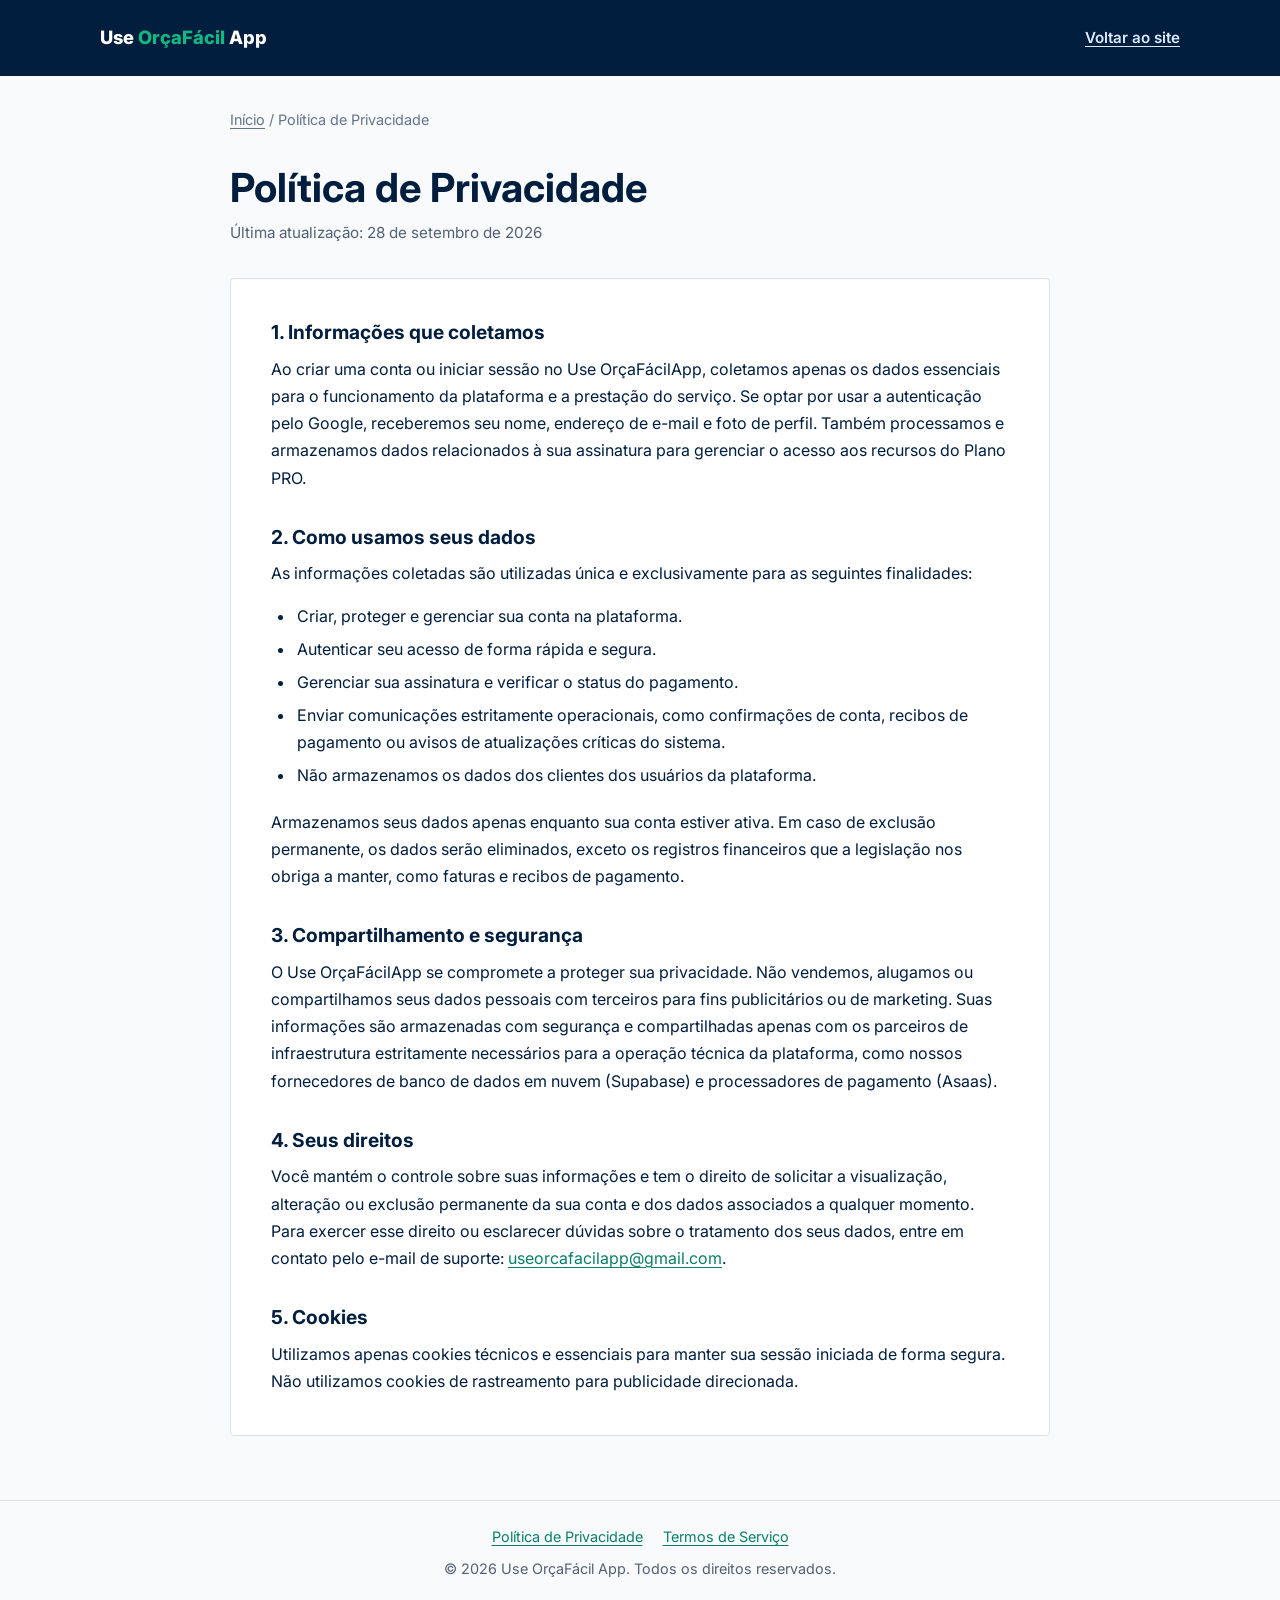
<file: privacidade.html>
<!DOCTYPE html>
<html lang="pt-BR">

<head>
    <meta charset="UTF-8">
    <meta name="viewport" content="width=device-width, initial-scale=1.0">
    <meta name="theme-color" content="#011e3e">
    <meta name="description" content="Política de Privacidade do Use OrçaFácil App.">
    <title>Política de Privacidade | Use OrçaFácil App</title>
    <link rel="preconnect" href="https://fonts.googleapis.com">
    <link rel="preconnect" href="https://fonts.gstatic.com" crossorigin>
    <link href="https://fonts.googleapis.com/css2?family=Inter:wght@400;500;600;700;800&display=swap" rel="stylesheet">
    <link rel="stylesheet" href="assets/legal.css">
</head>

<body>
    <header class="legal-header">
        <div class="legal-header-inner">
            <a class="legal-brand" href="index.html">Use <span>OrçaFácil</span> App</a>
            <a class="back-link" href="index.html">Voltar ao site</a>
        </div>
    </header>

    <main class="legal-main">
        <p class="breadcrumb"><a href="index.html">Início</a> / Política de Privacidade</p>
        <h1>Política de Privacidade</h1>
        <p class="updated-at">Última atualização: 28 de setembro de 2026</p>

        <article class="legal-content" aria-label="Texto da Política de Privacidade">
            <h2>1. Informações que coletamos</h2>
            <p>Ao criar uma conta ou iniciar sessão no Use OrçaFácilApp, coletamos apenas os dados essenciais para o
                funcionamento da plataforma e a prestação do serviço. Se optar por usar a autenticação pelo Google,
                receberemos seu nome, endereço de e-mail e foto de perfil. Também processamos e armazenamos dados
                relacionados à sua assinatura para gerenciar o acesso aos recursos do Plano PRO.</p>

            <h2>2. Como usamos seus dados</h2>
            <p>As informações coletadas são utilizadas única e exclusivamente para as seguintes finalidades:</p>
            <ul>
                <li>Criar, proteger e gerenciar sua conta na plataforma.</li>
                <li>Autenticar seu acesso de forma rápida e segura.</li>
                <li>Gerenciar sua assinatura e verificar o status do pagamento.</li>
                <li>Enviar comunicações estritamente operacionais, como confirmações de conta, recibos de pagamento ou
                    avisos de atualizações críticas do sistema.</li>
                <li>Não armazenamos os dados dos clientes dos usuários da plataforma.</li>
            </ul>
            <p>Armazenamos seus dados apenas enquanto sua conta estiver ativa. Em caso de exclusão permanente, os dados
                serão eliminados, exceto os registros financeiros que a legislação nos obriga a manter, como faturas e
                recibos de pagamento.</p>

            <h2>3. Compartilhamento e segurança</h2>
            <p>O Use OrçaFácilApp se compromete a proteger sua privacidade. Não vendemos, alugamos ou compartilhamos
                seus
                dados pessoais com terceiros para fins publicitários ou de marketing. Suas informações são armazenadas
                com segurança e compartilhadas apenas com os parceiros de infraestrutura estritamente necessários para
                a operação técnica da plataforma, como nossos fornecedores de banco de dados em nuvem (Supabase) e
                processadores de pagamento (Asaas).</p>

            <h2>4. Seus direitos</h2>
            <p>Você mantém o controle sobre suas informações e tem o direito de solicitar a visualização, alteração ou
                exclusão permanente da sua conta e dos dados associados a qualquer momento. Para exercer esse direito ou
                esclarecer dúvidas sobre o tratamento dos seus dados, entre em contato pelo e-mail de suporte:
                <a href="mailto:useorcafacilapp@gmail.com">useorcafacilapp@gmail.com</a>.
            </p>

            <h2>5. Cookies</h2>
            <p>Utilizamos apenas cookies técnicos e essenciais para manter sua sessão iniciada de forma segura. Não
                utilizamos cookies de rastreamento para publicidade direcionada.</p>
        </article>
    </main>

    <footer class="legal-footer">
        <nav aria-label="Documentos legais">
            <a href="privacidade.html" aria-current="page">Política de Privacidade</a>
            <a href="termos-de-servico.html">Termos de Serviço</a>
        </nav>
        <p>&copy; 2026 Use OrçaFácil App. Todos os direitos reservados.</p>
    </footer>
</body>

</html>
</file>
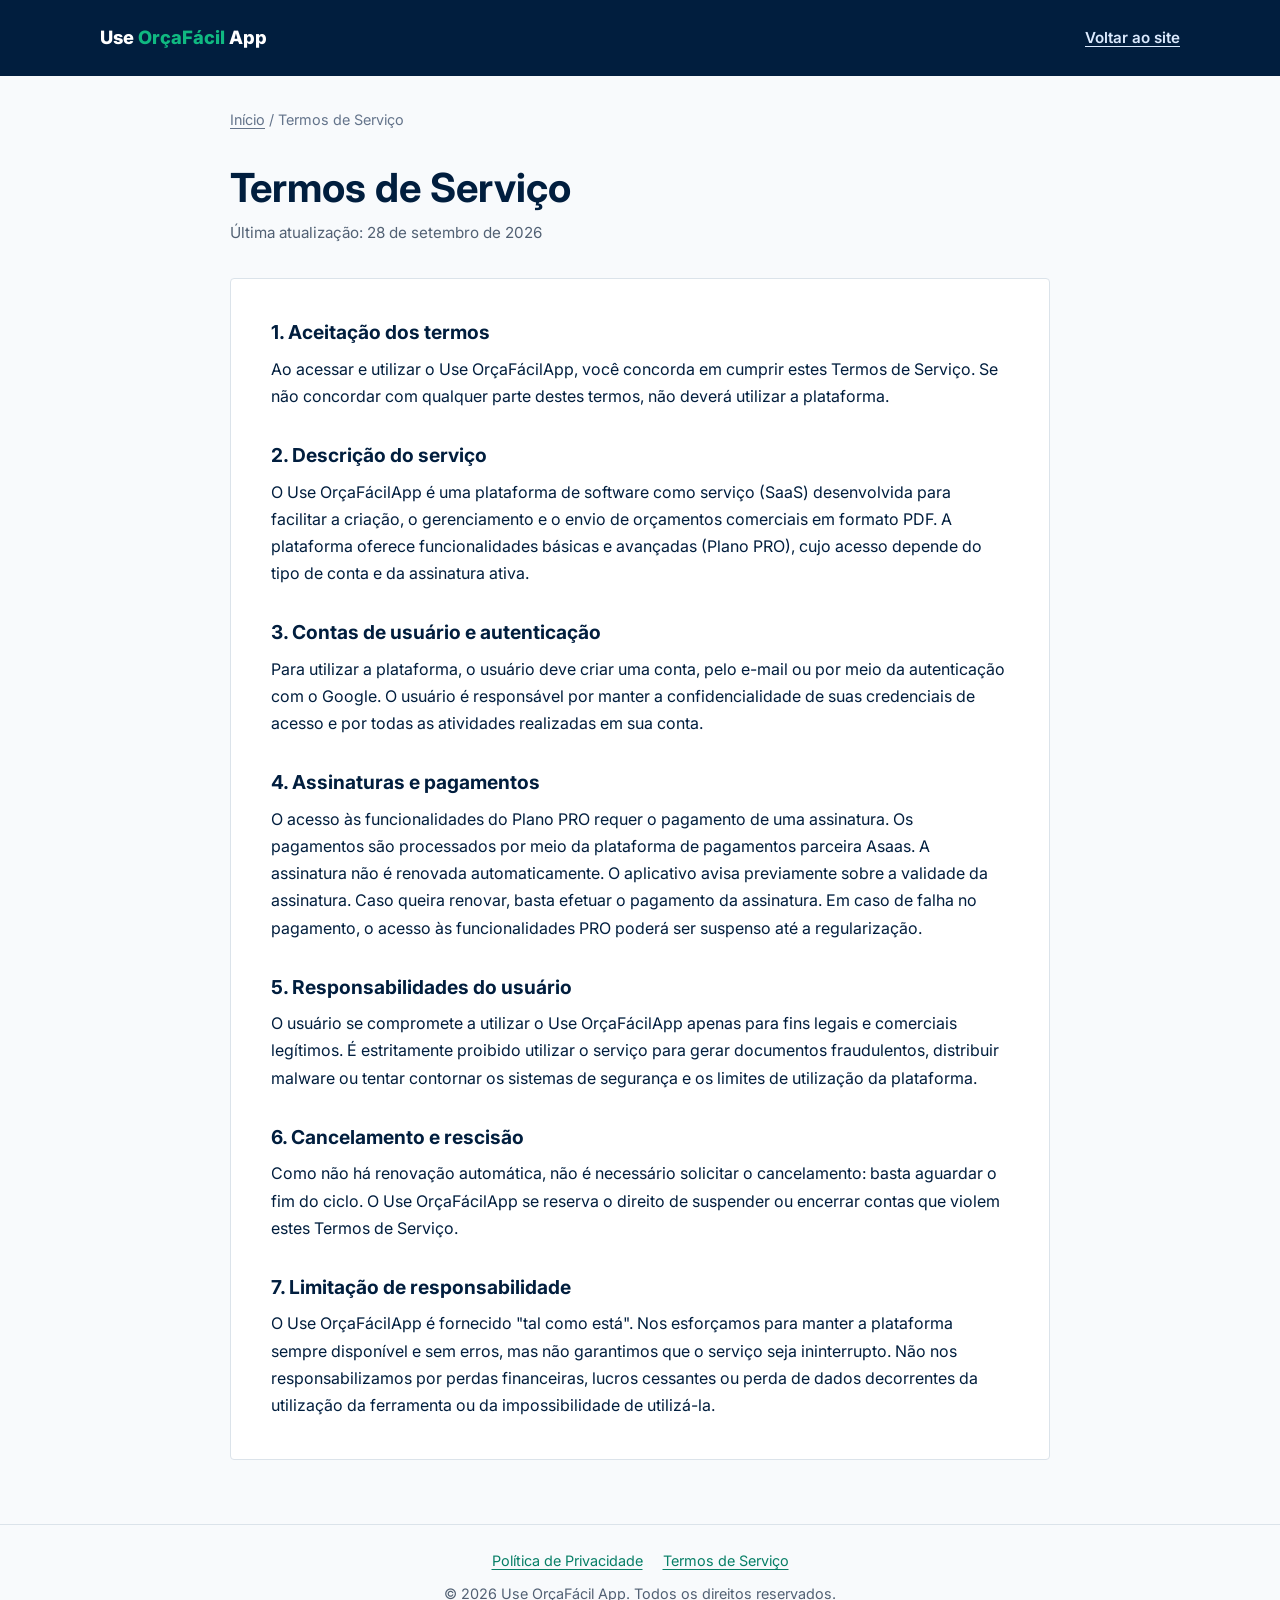
<file: termos-de-servico.html>
<!DOCTYPE html>
<html lang="pt-BR">

<head>
    <meta charset="UTF-8">
    <meta name="viewport" content="width=device-width, initial-scale=1.0">
    <meta name="theme-color" content="#011e3e">
    <meta name="description" content="Termos de Serviço do Use OrçaFácil App.">
    <title>Termos de Serviço | Use OrçaFácil App</title>
    <link rel="preconnect" href="https://fonts.googleapis.com">
    <link rel="preconnect" href="https://fonts.gstatic.com" crossorigin>
    <link href="https://fonts.googleapis.com/css2?family=Inter:wght@400;500;600;700;800&display=swap" rel="stylesheet">
    <link rel="stylesheet" href="assets/legal.css">
</head>

<body>
    <header class="legal-header">
        <div class="legal-header-inner">
            <a class="legal-brand" href="index.html">Use <span>OrçaFácil</span> App</a>
            <a class="back-link" href="index.html">Voltar ao site</a>
        </div>
    </header>

    <main class="legal-main">
        <p class="breadcrumb"><a href="index.html">Início</a> / Termos de Serviço</p>
        <h1>Termos de Serviço</h1>
        <p class="updated-at">Última atualização: 28 de setembro de 2026</p>

        <article class="legal-content" aria-label="Texto dos Termos de Serviço">
            <h2>1. Aceitação dos termos</h2>
            <p>Ao acessar e utilizar o Use OrçaFácilApp, você concorda em cumprir estes Termos de Serviço. Se não
                concordar com qualquer parte destes termos, não deverá utilizar a plataforma.</p>

            <h2>2. Descrição do serviço</h2>
            <p>O Use OrçaFácilApp é uma plataforma de software como serviço (SaaS) desenvolvida para facilitar a
                criação,
                o gerenciamento e o envio de orçamentos comerciais em formato PDF. A plataforma oferece funcionalidades
                básicas e avançadas (Plano PRO), cujo acesso depende do tipo de conta e da assinatura ativa.</p>

            <h2>3. Contas de usuário e autenticação</h2>
            <p>Para utilizar a plataforma, o usuário deve criar uma conta, pelo e-mail ou por meio da autenticação com o
                Google. O usuário é responsável por manter a confidencialidade de suas credenciais de acesso e por todas
                as atividades realizadas em sua conta.</p>

            <h2>4. Assinaturas e pagamentos</h2>
            <p>O acesso às funcionalidades do Plano PRO requer o pagamento de uma assinatura. Os pagamentos são
                processados por meio da plataforma de pagamentos parceira Asaas. A assinatura não é renovada
                automaticamente. O aplicativo avisa previamente sobre a validade da assinatura. Caso queira renovar,
                basta efetuar o pagamento da assinatura. Em caso de falha no pagamento, o acesso às funcionalidades PRO
                poderá ser suspenso até a regularização.</p>

            <h2>5. Responsabilidades do usuário</h2>
            <p>O usuário se compromete a utilizar o Use OrçaFácilApp apenas para fins legais e comerciais legítimos. É
                estritamente proibido utilizar o serviço para gerar documentos fraudulentos, distribuir malware ou
                tentar contornar os sistemas de segurança e os limites de utilização da plataforma.</p>

            <h2>6. Cancelamento e rescisão</h2>
            <p>Como não há renovação automática, não é necessário solicitar o cancelamento: basta aguardar o fim do
                ciclo. O Use OrçaFácilApp se reserva o direito de suspender ou encerrar contas que violem estes Termos
                de Serviço.</p>

            <h2>7. Limitação de responsabilidade</h2>
            <p>O Use OrçaFácilApp é fornecido "tal como está". Nos esforçamos para manter a plataforma sempre disponível
                e sem erros, mas não garantimos que o serviço seja ininterrupto. Não nos responsabilizamos por perdas
                financeiras, lucros cessantes ou perda de dados decorrentes da utilização da ferramenta ou da
                impossibilidade de utilizá-la.</p>
        </article>
    </main>

    <footer class="legal-footer">
        <nav aria-label="Documentos legais">
            <a href="privacidade.html">Política de Privacidade</a>
            <a href="termos-de-servico.html" aria-current="page">Termos de Serviço</a>
        </nav>
        <p>&copy; 2026 Use OrçaFácil App. Todos os direitos reservados.</p>
    </footer>
</body>

</html>
</file>
<file: assets/legal.css>
:root {
    color-scheme: light;
    font-family: 'Inter', sans-serif;
    color: #011e3e;
    background: #f8fafc;
    font-synthesis: none;
    text-rendering: optimizeLegibility;
}

* {
    box-sizing: border-box;
}

body {
    min-width: 320px;
    min-height: 100vh;
    margin: 0;
    background: #f8fafc;
    line-height: 1.7;
}

a {
    color: #087f67;
    text-underline-offset: 0.2em;
}

a:hover {
    color: #055f50;
}

:focus-visible {
    outline: 3px solid #10b981;
    outline-offset: 3px;
}

.legal-header {
    background: #011e3e;
    color: #fff;
}

.legal-header-inner {
    display: flex;
    align-items: center;
    justify-content: space-between;
    gap: 1rem;
    width: min(100% - 2.5rem, 1080px);
    min-height: 76px;
    margin: 0 auto;
}

.legal-brand {
    color: #fff;
    font-size: 1.15rem;
    font-weight: 800;
    text-decoration: none;
}

.legal-brand span {
    color: #10b981;
}

.back-link {
    color: #dbeafe;
    font-size: 0.95rem;
    font-weight: 600;
}

.back-link:hover {
    color: #fff;
}

.legal-main {
    width: min(100% - 2.5rem, 820px);
    margin: 0 auto;
    padding: 2rem 0 4rem;
}

.breadcrumb {
    margin: 0 0 2rem;
    color: #64748b;
    font-size: 0.9rem;
}

.breadcrumb a {
    color: inherit;
}

.legal-main h1 {
    margin: 0 0 0.5rem;
    font-size: 2.5rem;
    line-height: 1.2;
}

.updated-at {
    margin: 0 0 2rem;
    color: #526174;
    font-size: 0.95rem;
}

.legal-content {
    padding: clamp(1.25rem, 5vw, 2.5rem);
    border: 1px solid #dbe3ea;
    border-radius: 4px;
    background: #fff;
}

.legal-content p {
    margin: 0 0 1rem;
}

.legal-content h2 {
    margin: 2rem 0 0.6rem;
    font-size: 1.2rem;
    line-height: 1.4;
}

.legal-content h2:first-child {
    margin-top: 0;
}

.legal-content ul {
    margin: 0 0 1.25rem;
    padding-inline-start: 1.5rem;
}

.legal-content li {
    margin-bottom: 0.35rem;
    padding-inline-start: 0.15rem;
}

.legal-content li:last-child {
    margin-bottom: 0;
}

.legal-content p:last-child {
    margin-bottom: 0;
}

.paste-notice {
    padding: 1rem 1.1rem;
    border-left: 4px solid #10b981;
    background: #ecfdf5;
    color: #164e3d;
}

.legal-footer {
    padding: 1.5rem 1.25rem;
    border-top: 1px solid #dbe3ea;
    color: #526174;
    text-align: center;
    font-size: 0.9rem;
}

.legal-footer nav {
    display: flex;
    justify-content: center;
    flex-wrap: wrap;
    gap: 0.5rem 1.25rem;
    margin-bottom: 0.5rem;
}

.legal-footer p {
    margin: 0;
}

@media (max-width: 480px) {
    .legal-header-inner {
        width: min(100% - 2rem, 1080px);
    }

    .legal-main {
        width: min(100% - 2rem, 820px);
        padding-top: 1.5rem;
    }

    .legal-brand {
        font-size: 1rem;
    }

    .back-link {
        font-size: 0.875rem;
    }

    .legal-main h1 {
        font-size: 1.9rem;
    }
}

@media (prefers-reduced-motion: reduce) {

    *,
    *::before,
    *::after {
        scroll-behavior: auto !important;
    }
}
</file>
